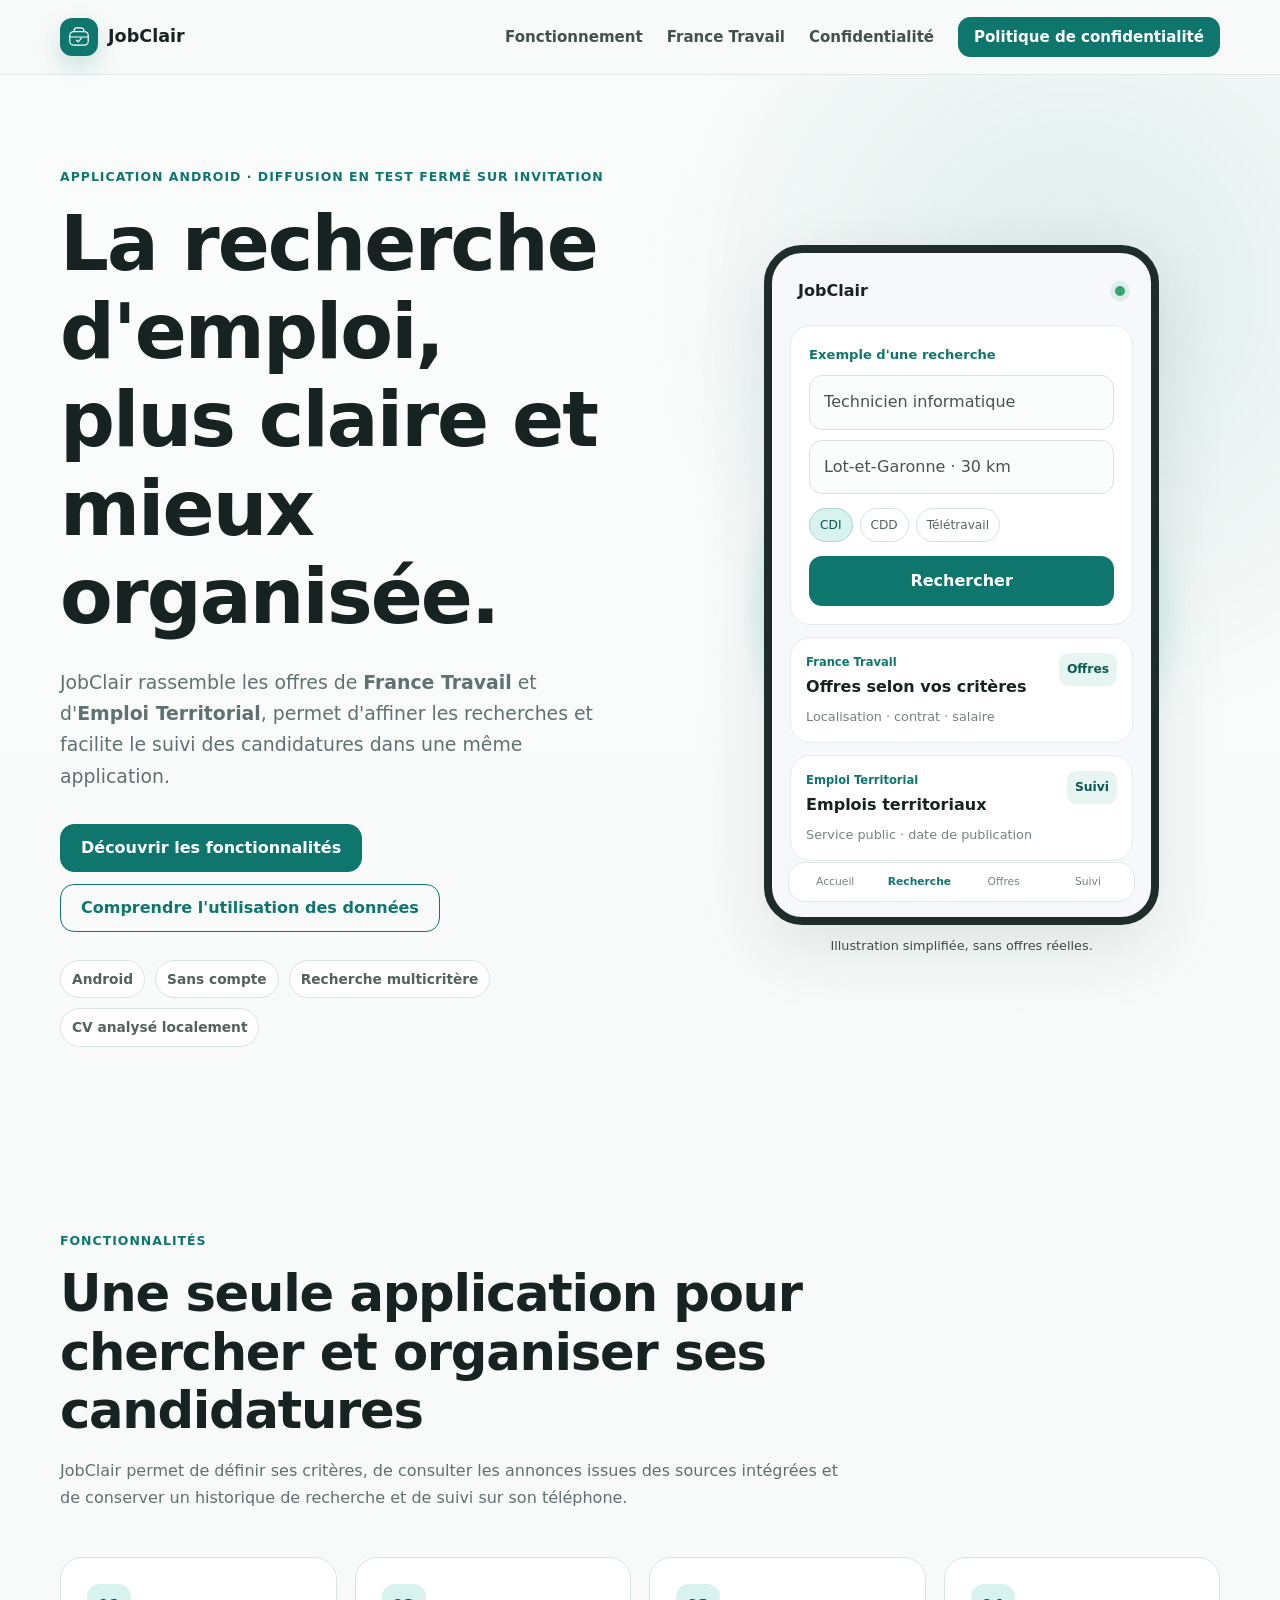
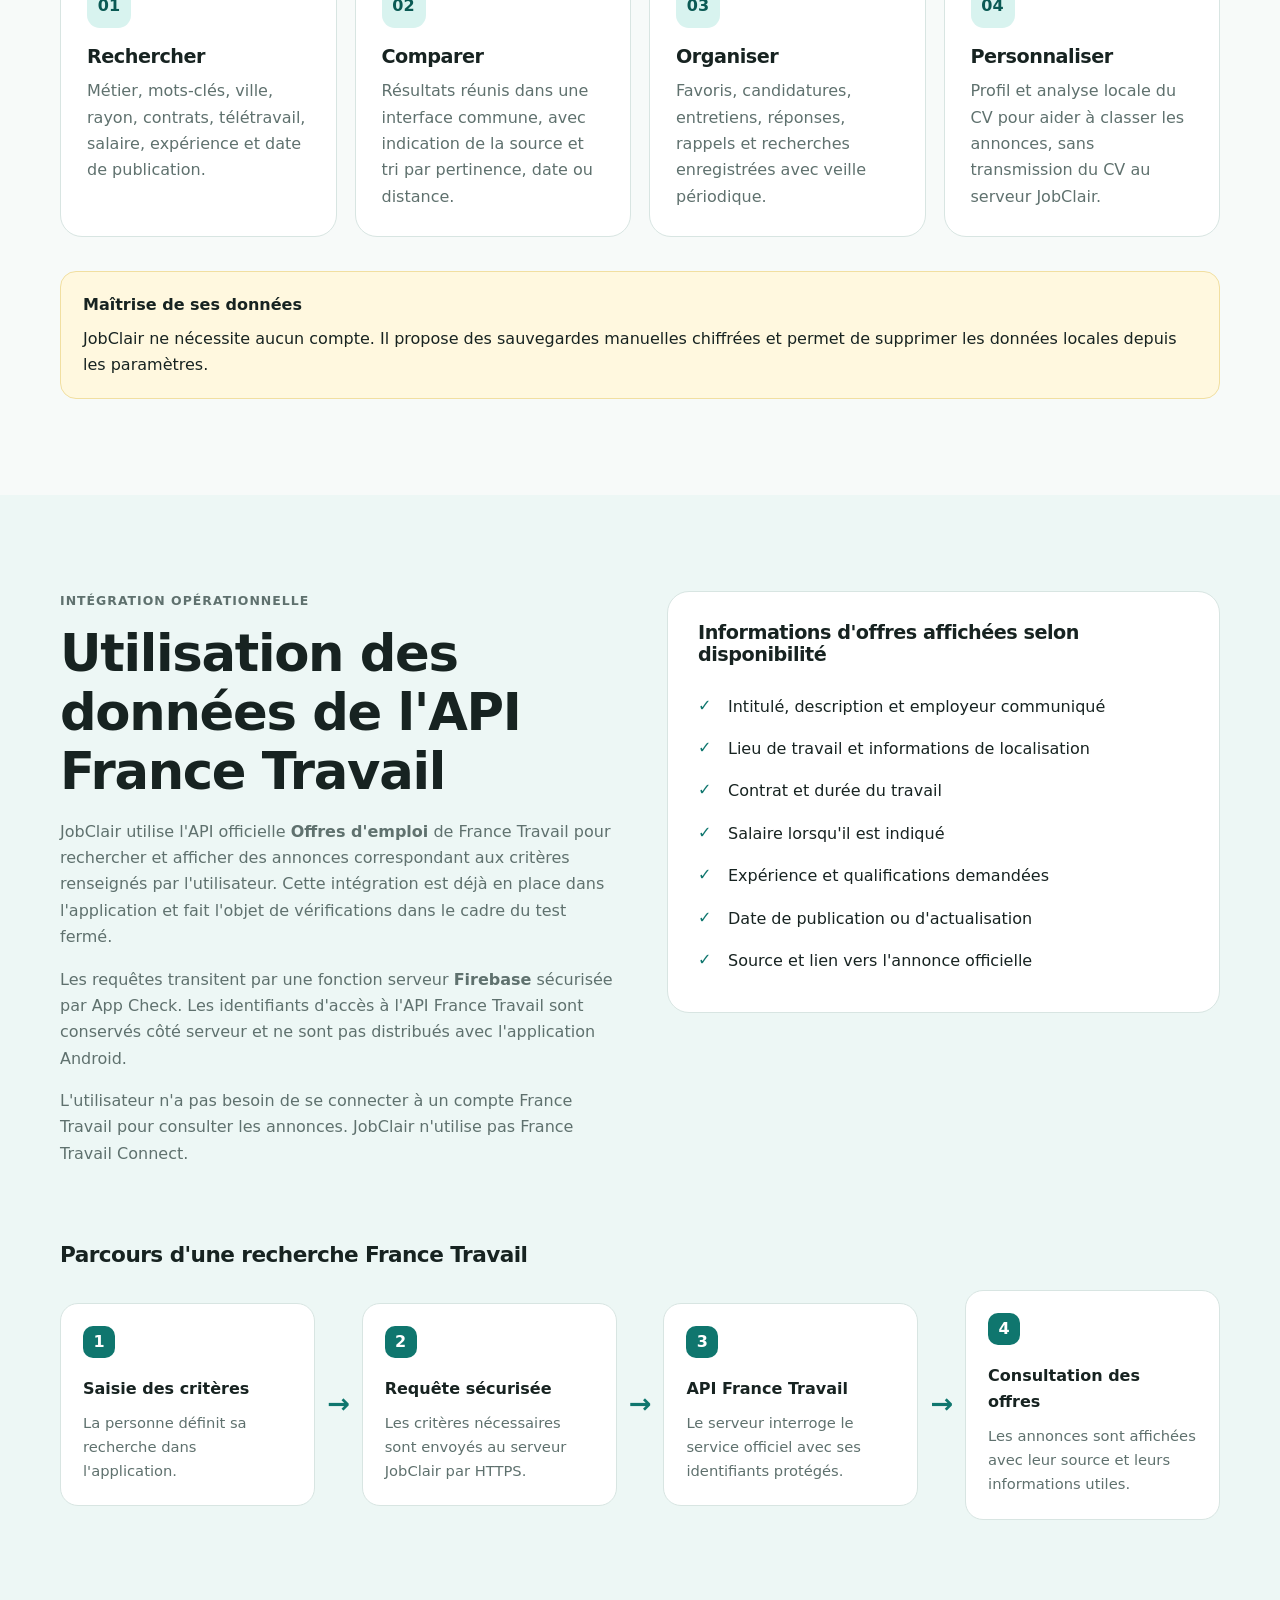
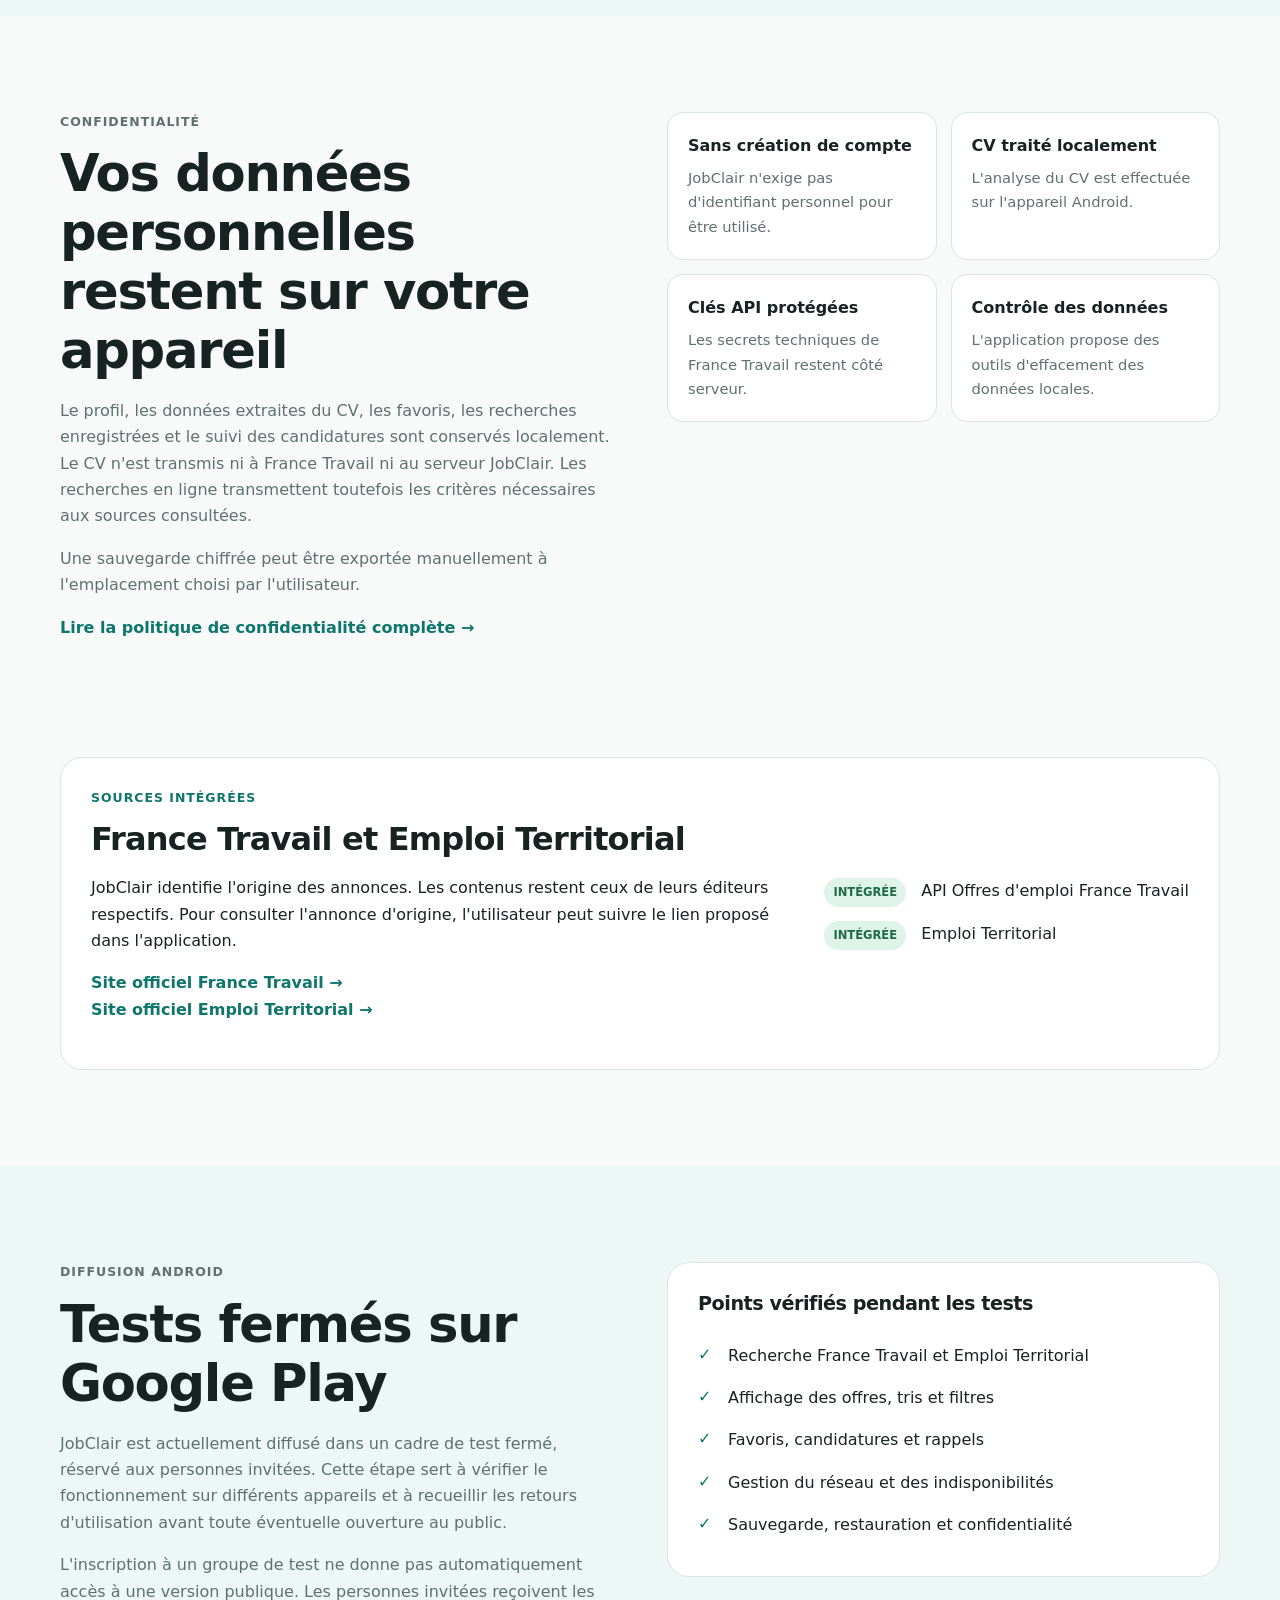
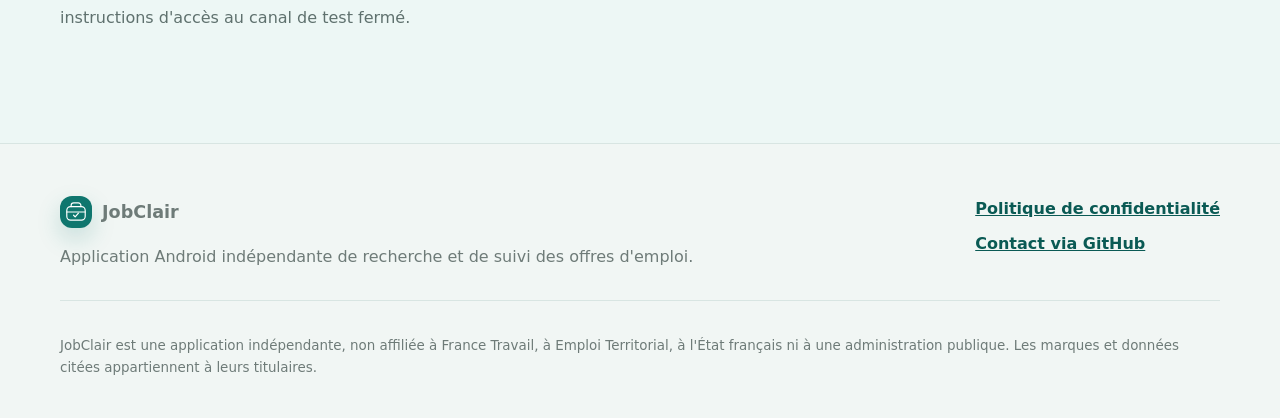
<file: index.html>
<!doctype html>
<html lang="fr">
<head>
  <meta charset="utf-8">
  <meta name="viewport" content="width=device-width, initial-scale=1">
  <meta name="description" content="JobClair est une application Android indépendante pour rechercher des offres d'emploi France Travail et Emploi Territorial, enregistrer ses favoris et suivre ses candidatures, sans créer de compte.">
  <meta name="theme-color" content="#0F766E">
  <meta name="color-scheme" content="light">
  <meta property="og:locale" content="fr_FR">
  <meta property="og:type" content="website">
  <meta property="og:title" content="JobClair — Recherche d'emploi sur Android">
  <meta property="og:description" content="Rechercher, comparer et suivre les offres d'emploi France Travail et Emploi Territorial depuis une seule application Android.">
  <meta property="og:url" content="https://ozyxel.github.io/jobclair/">
  <link rel="canonical" href="https://ozyxel.github.io/jobclair/">
  <link rel="icon" href="assets/favicon.svg" type="image/svg+xml">
  <link rel="stylesheet" href="styles.css">
  <title>JobClair — Recherche d'emploi sur Android</title>
</head>
<body>
  <a class="skip-link" href="#main">Aller au contenu</a>

  <header class="site-header">
    <div class="container nav">
      <a class="brand" href="./" aria-label="Accueil JobClair">
        <span class="brand-mark" aria-hidden="true">
          <svg viewBox="0 0 48 48" role="img" focusable="false">
            <path d="M15 14v-2.2A4.8 4.8 0 0 1 19.8 7h8.4A4.8 4.8 0 0 1 33 11.8V14"></path>
            <rect x="7" y="14" width="34" height="25" rx="7"></rect>
            <path d="M7 24h34"></path>
            <path d="m19.5 30 3 3 6-7"></path>
          </svg>
        </span>
        <span>JobClair</span>
      </a>
      <nav aria-label="Navigation principale">
        <a href="#fonctionnement">Fonctionnement</a>
        <a href="#france-travail">France Travail</a>
        <a href="#confidentialite">Confidentialité</a>
        <a class="button button-small" href="privacy.html">Politique de confidentialité</a>
      </nav>
    </div>
  </header>

  <main id="main">
    <section class="hero" aria-labelledby="titre-accueil">
      <div class="container hero-grid">
        <div>
          <p class="eyebrow">Application Android · Diffusion en test fermé sur invitation</p>
          <h1 id="titre-accueil">La recherche d'emploi, plus claire et mieux organisée.</h1>
          <p class="lead">
            JobClair rassemble les offres de <strong>France Travail</strong> et d'<strong>Emploi Territorial</strong>,
            permet d'affiner les recherches et facilite le suivi des candidatures dans une même application.
          </p>
          <div class="hero-actions">
            <a class="button" href="#fonctionnement">Découvrir les fonctionnalités</a>
            <a class="button button-secondary" href="#france-travail">Comprendre l'utilisation des données</a>
          </div>
          <div class="trust-row" aria-label="Caractéristiques principales">
            <span>Android</span>
            <span>Sans compte</span>
            <span>Recherche multicritère</span>
            <span>CV analysé localement</span>
          </div>
        </div>

        <div class="phone-wrap" aria-label="Illustration de l'interface JobClair, exemple fictif">
          <div class="phone">
            <div class="phone-top">
              <span>JobClair</span>
              <span class="status-dot" aria-hidden="true"></span>
            </div>
            <div class="app-card">
              <p class="app-label">Exemple d'une recherche</p>
              <div class="fake-input">Technicien informatique</div>
              <div class="fake-input">Lot-et-Garonne · 30 km</div>
              <div class="chip-row">
                <span class="chip active">CDI</span>
                <span class="chip">CDD</span>
                <span class="chip">Télétravail</span>
              </div>
              <div class="search-button">Rechercher</div>
            </div>
            <div class="result-card">
              <div>
                <p class="source">France Travail</p>
                <strong>Offres selon vos critères</strong>
                <p class="meta">Localisation · contrat · salaire</p>
              </div>
              <span class="score">Offres</span>
            </div>
            <div class="result-card">
              <div>
                <p class="source">Emploi Territorial</p>
                <strong>Emplois territoriaux</strong>
                <p class="meta">Service public · date de publication</p>
              </div>
              <span class="score">Suivi</span>
            </div>
            <div class="bottom-nav">
              <span>Accueil</span>
              <span class="selected">Recherche</span>
              <span>Offres</span>
              <span>Suivi</span>
            </div>
          </div>
          <p style="text-align:center;font-size:.8rem;opacity:.8;margin-top:10px">Illustration simplifiée, sans offres réelles.</p>
        </div>
      </div>
    </section>

    <section id="fonctionnement" class="section" aria-labelledby="titre-fonctionnement">
      <div class="container">
        <div class="section-heading">
          <p class="eyebrow">Fonctionnalités</p>
          <h2 id="titre-fonctionnement">Une seule application pour chercher et organiser ses candidatures</h2>
          <p>
            JobClair permet de définir ses critères, de consulter les annonces issues des sources intégrées
            et de conserver un historique de recherche et de suivi sur son téléphone.
          </p>
        </div>
        <div class="feature-grid">
          <article class="feature">
            <span class="number">01</span>
            <h3>Rechercher</h3>
            <p>Métier, mots-clés, ville, rayon, contrats, télétravail, salaire, expérience et date de publication.</p>
          </article>
          <article class="feature">
            <span class="number">02</span>
            <h3>Comparer</h3>
            <p>Résultats réunis dans une interface commune, avec indication de la source et tri par pertinence, date ou distance.</p>
          </article>
          <article class="feature">
            <span class="number">03</span>
            <h3>Organiser</h3>
            <p>Favoris, candidatures, entretiens, réponses, rappels et recherches enregistrées avec veille périodique.</p>
          </article>
          <article class="feature">
            <span class="number">04</span>
            <h3>Personnaliser</h3>
            <p>Profil et analyse locale du CV pour aider à classer les annonces, sans transmission du CV au serveur JobClair.</p>
          </article>
        </div>
        <div class="notice">
          <strong>Maîtrise de ses données</strong>
          <p>JobClair ne nécessite aucun compte. Il propose des sauvegardes manuelles chiffrées et permet de supprimer les données locales depuis les paramètres.</p>
        </div>
      </div>
    </section>

    <section id="france-travail" class="section section-tinted" aria-labelledby="titre-france-travail">
      <div class="container split">
        <div>
          <p class="eyebrow">Intégration opérationnelle</p>
          <h2 id="titre-france-travail">Utilisation des données de l'API France Travail</h2>
          <p>
            JobClair utilise l'API officielle <strong>Offres d'emploi</strong> de France Travail pour rechercher
            et afficher des annonces correspondant aux critères renseignés par l'utilisateur.
            Cette intégration est déjà en place dans l'application et fait l'objet de vérifications dans le cadre du test fermé.
          </p>
          <p>
            Les requêtes transitent par une fonction serveur <strong>Firebase</strong> sécurisée par App Check.
            Les identifiants d'accès à l'API France Travail sont conservés côté serveur et ne sont pas distribués avec l'application Android.
          </p>
          <p>
            L'utilisateur n'a pas besoin de se connecter à un compte France Travail pour consulter les annonces.
            JobClair n'utilise pas France Travail Connect.
          </p>
        </div>
        <div class="info-card">
          <h3>Informations d'offres affichées selon disponibilité</h3>
          <ul class="check-list">
            <li>Intitulé, description et employeur communiqué</li>
            <li>Lieu de travail et informations de localisation</li>
            <li>Contrat et durée du travail</li>
            <li>Salaire lorsqu'il est indiqué</li>
            <li>Expérience et qualifications demandées</li>
            <li>Date de publication ou d'actualisation</li>
            <li>Source et lien vers l'annonce officielle</li>
          </ul>
        </div>
      </div>
      <div class="container flow" id="parcours">
        <h3>Parcours d'une recherche France Travail</h3>
        <div class="flow-grid">
          <div class="flow-step">
            <span>1</span>
            <strong>Saisie des critères</strong>
            <p>La personne définit sa recherche dans l'application.</p>
          </div>
          <div class="flow-arrow" aria-hidden="true">→</div>
          <div class="flow-step">
            <span>2</span>
            <strong>Requête sécurisée</strong>
            <p>Les critères nécessaires sont envoyés au serveur JobClair par HTTPS.</p>
          </div>
          <div class="flow-arrow" aria-hidden="true">→</div>
          <div class="flow-step">
            <span>3</span>
            <strong>API France Travail</strong>
            <p>Le serveur interroge le service officiel avec ses identifiants protégés.</p>
          </div>
          <div class="flow-arrow" aria-hidden="true">→</div>
          <div class="flow-step">
            <span>4</span>
            <strong>Consultation des offres</strong>
            <p>Les annonces sont affichées avec leur source et leurs informations utiles.</p>
          </div>
        </div>
      </div>
    </section>

    <section id="confidentialite" class="section" aria-labelledby="titre-confidentialite">
      <div class="container split">
        <div>
          <p class="eyebrow">Confidentialité</p>
          <h2 id="titre-confidentialite">Vos données personnelles restent sur votre appareil</h2>
          <p>
            Le profil, les données extraites du CV, les favoris, les recherches enregistrées et le suivi des candidatures
            sont conservés localement. Le CV n'est transmis ni à France Travail ni au serveur JobClair.
            Les recherches en ligne transmettent toutefois les critères nécessaires aux sources consultées.
          </p>
          <p>Une sauvegarde chiffrée peut être exportée manuellement à l'emplacement choisi par l'utilisateur.</p>
          <a class="text-link" href="privacy.html">Lire la politique de confidentialité complète →</a>
        </div>
        <div class="privacy-grid">
          <div class="mini-card">
            <strong>Sans création de compte</strong>
            <p>JobClair n'exige pas d'identifiant personnel pour être utilisé.</p>
          </div>
          <div class="mini-card">
            <strong>CV traité localement</strong>
            <p>L'analyse du CV est effectuée sur l'appareil Android.</p>
          </div>
          <div class="mini-card">
            <strong>Clés API protégées</strong>
            <p>Les secrets techniques de France Travail restent côté serveur.</p>
          </div>
          <div class="mini-card">
            <strong>Contrôle des données</strong>
            <p>L'application propose des outils d'effacement des données locales.</p>
          </div>
        </div>
      </div>
    </section>

    <section class="section compact-section" id="sources" aria-labelledby="titre-sources">
      <div class="container source-card">
        <div>
          <p class="eyebrow">Sources intégrées</p>
          <h2 id="titre-sources">France Travail et Emploi Territorial</h2>
          <p>
            JobClair identifie l'origine des annonces. Les contenus restent ceux de leurs éditeurs respectifs.
            Pour consulter l'annonce d'origine, l'utilisateur peut suivre le lien proposé dans l'application.
          </p>
          <p>
            <a class="text-link" href="https://www.francetravail.fr/" target="_blank" rel="noopener noreferrer">Site officiel France Travail →</a><br>
            <a class="text-link" href="https://www.emploi-territorial.fr/" target="_blank" rel="noopener noreferrer">Site officiel Emploi Territorial →</a>
          </p>
        </div>
        <div class="status-list">
          <div><span class="badge ready">Intégrée</span> API Offres d'emploi France Travail</div>
          <div><span class="badge ready">Intégrée</span> Emploi Territorial</div>
        </div>
      </div>
    </section>

    <section class="section section-tinted" id="test-ferme" aria-labelledby="titre-tests">
      <div class="container split">
        <div>
          <p class="eyebrow">Diffusion Android</p>
          <h2 id="titre-tests">Tests fermés sur Google Play</h2>
          <p>
            JobClair est actuellement diffusé dans un cadre de test fermé, réservé aux personnes invitées.
            Cette étape sert à vérifier le fonctionnement sur différents appareils et à recueillir les retours d'utilisation
            avant toute éventuelle ouverture au public.
          </p>
          <p>
            L'inscription à un groupe de test ne donne pas automatiquement accès à une version publique.
            Les personnes invitées reçoivent les instructions d'accès au canal de test fermé.
          </p>
        </div>
        <div class="info-card">
          <h3>Points vérifiés pendant les tests</h3>
          <ul class="check-list">
            <li>Recherche France Travail et Emploi Territorial</li>
            <li>Affichage des offres, tris et filtres</li>
            <li>Favoris, candidatures et rappels</li>
            <li>Gestion du réseau et des indisponibilités</li>
            <li>Sauvegarde, restauration et confidentialité</li>
          </ul>
        </div>
      </div>
    </section>
  </main>

  <footer class="footer">
    <div class="container footer-grid">
      <div>
        <a class="brand" href="./" aria-label="Accueil JobClair">
          <span class="brand-mark small" aria-hidden="true">
            <svg viewBox="0 0 48 48" focusable="false">
              <path d="M15 14v-2.2A4.8 4.8 0 0 1 19.8 7h8.4A4.8 4.8 0 0 1 33 11.8V14"></path>
              <rect x="7" y="14" width="34" height="25" rx="7"></rect>
              <path d="M7 24h34"></path>
              <path d="m19.5 30 3 3 6-7"></path>
            </svg>
          </span>
          <span>JobClair</span>
        </a>
        <p>Application Android indépendante de recherche et de suivi des offres d'emploi.</p>
      </div>
      <div class="footer-links">
        <a href="privacy.html">Politique de confidentialité</a>
        <a href="https://github.com/OzyXel" target="_blank" rel="noopener noreferrer">Contact via GitHub</a>
      </div>
    </div>
    <div class="container legal">
      <p>
        JobClair est une application indépendante, non affiliée à France Travail, à Emploi Territorial,
        à l'État français ni à une administration publique. Les marques et données citées appartiennent à leurs titulaires.
      </p>
    </div>
  </footer>
</body>
</html>
</file>
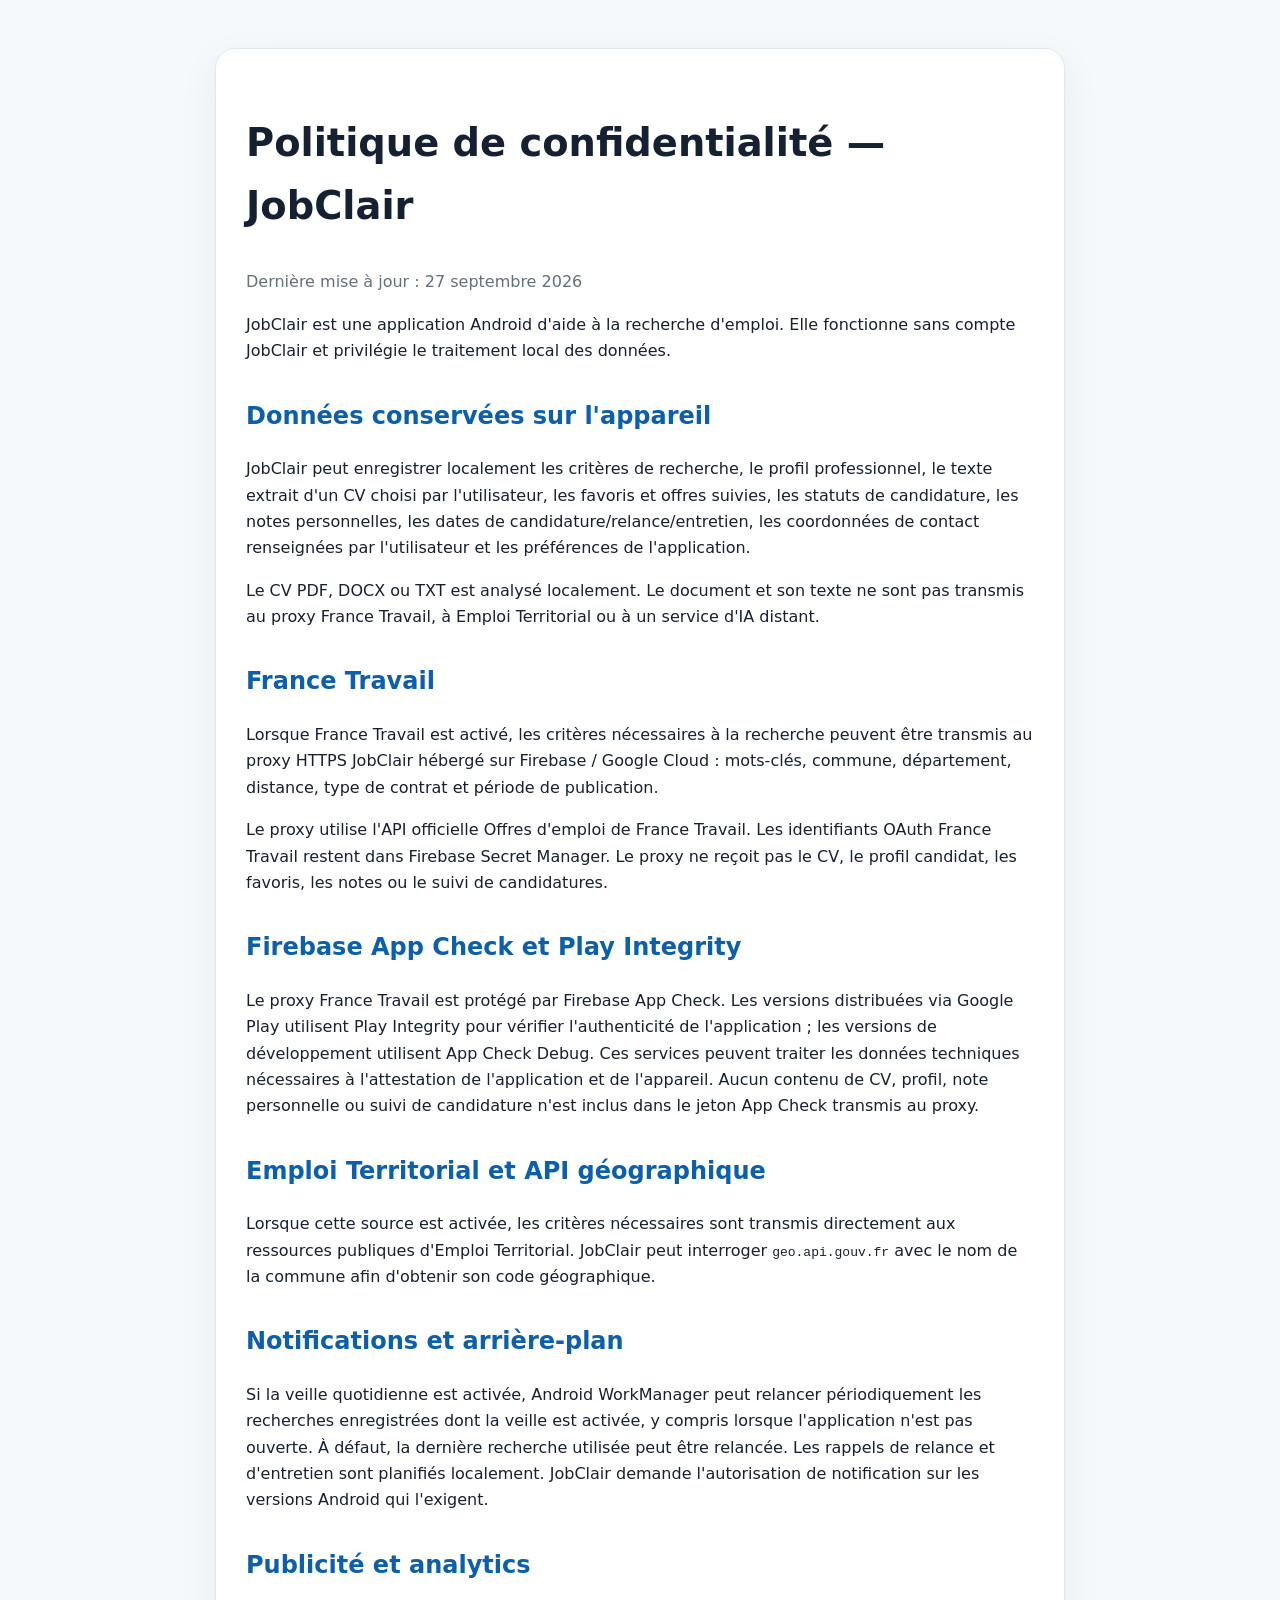
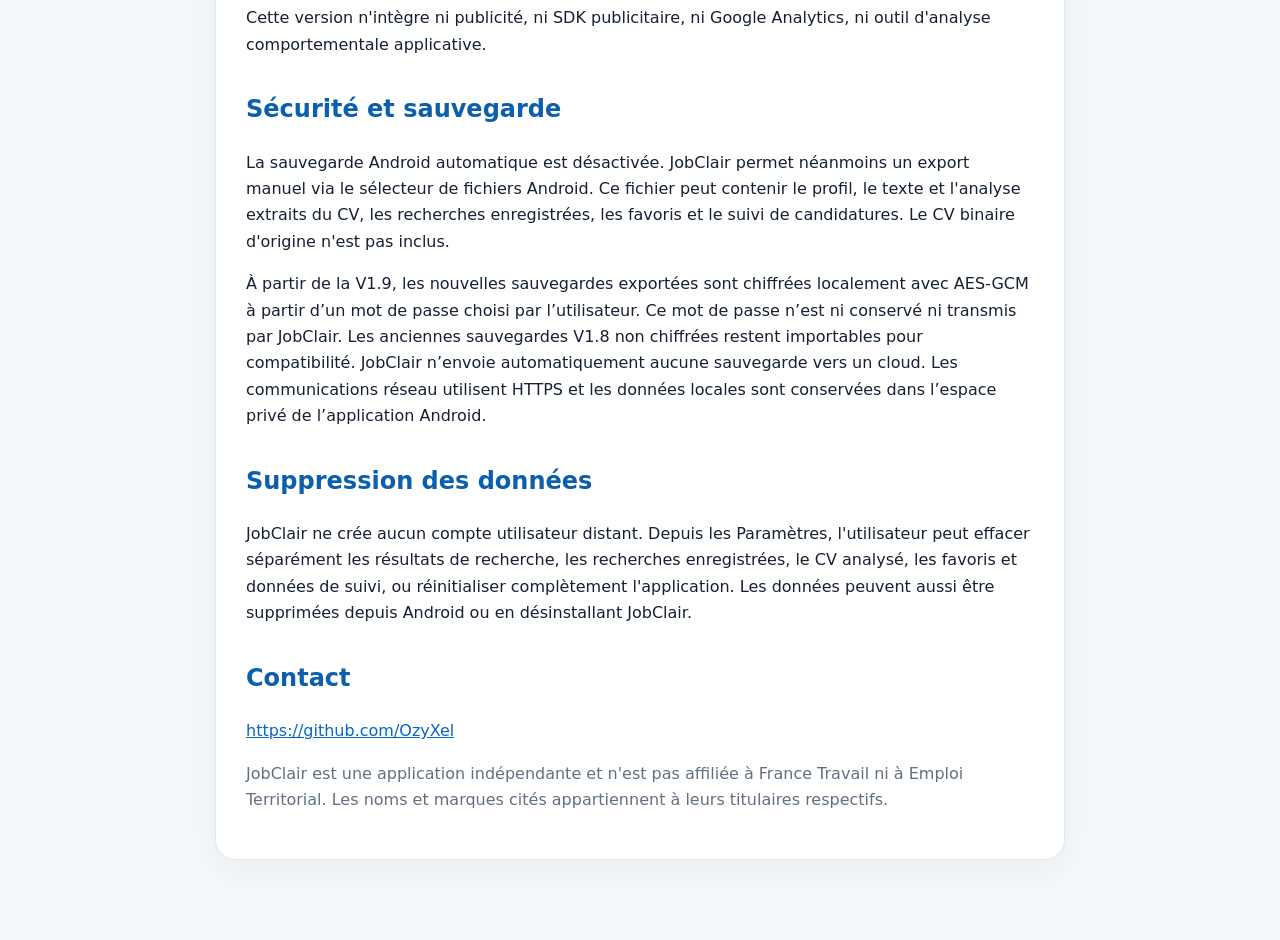
<file: privacy.html>
<!doctype html>
<html lang="fr">
<head>
<meta charset="utf-8">
<meta name="viewport" content="width=device-width,initial-scale=1">
<title>Politique de confidentialité — JobClair</title>
<style>
body{margin:0;font-family:system-ui,-apple-system,Segoe UI,sans-serif;background:#f6f9fb;color:#152033;line-height:1.65}.wrap{max-width:850px;margin:auto;padding:48px 24px 80px}h1{font-size:2.4rem}h2{margin-top:2rem;color:#0b5fad}a{color:#0666c2}.card{background:white;border:1px solid #dfe7ef;border-radius:20px;padding:30px;box-shadow:0 12px 40px rgba(20,40,70,.06)}ul{padding-left:1.3rem}.muted{color:#607080}
</style>
</head>
<body><main class="wrap"><article class="card">
<h1>Politique de confidentialité — JobClair</h1><p class="muted">Dernière mise à jour : 27 septembre 2026</p>
<p>JobClair est une application Android d'aide à la recherche d'emploi. Elle fonctionne sans compte JobClair et privilégie le traitement local des données.</p>
<h2>Données conservées sur l'appareil</h2><p>JobClair peut enregistrer localement les critères de recherche, le profil professionnel, le texte extrait d'un CV choisi par l'utilisateur, les favoris et offres suivies, les statuts de candidature, les notes personnelles, les dates de candidature/relance/entretien, les coordonnées de contact renseignées par l'utilisateur et les préférences de l'application.</p><p>Le CV PDF, DOCX ou TXT est analysé localement. Le document et son texte ne sont pas transmis au proxy France Travail, à Emploi Territorial ou à un service d'IA distant.</p>
<h2>France Travail</h2><p>Lorsque France Travail est activé, les critères nécessaires à la recherche peuvent être transmis au proxy HTTPS JobClair hébergé sur Firebase / Google Cloud : mots-clés, commune, département, distance, type de contrat et période de publication.</p><p>Le proxy utilise l'API officielle Offres d'emploi de France Travail. Les identifiants OAuth France Travail restent dans Firebase Secret Manager. Le proxy ne reçoit pas le CV, le profil candidat, les favoris, les notes ou le suivi de candidatures.</p>
<h2>Firebase App Check et Play Integrity</h2><p>Le proxy France Travail est protégé par Firebase App Check. Les versions distribuées via Google Play utilisent Play Integrity pour vérifier l'authenticité de l'application ; les versions de développement utilisent App Check Debug. Ces services peuvent traiter les données techniques nécessaires à l'attestation de l'application et de l'appareil. Aucun contenu de CV, profil, note personnelle ou suivi de candidature n'est inclus dans le jeton App Check transmis au proxy.</p>
<h2>Emploi Territorial et API géographique</h2><p>Lorsque cette source est activée, les critères nécessaires sont transmis directement aux ressources publiques d'Emploi Territorial. JobClair peut interroger <code>geo.api.gouv.fr</code> avec le nom de la commune afin d'obtenir son code géographique.</p>
<h2>Notifications et arrière-plan</h2><p>Si la veille quotidienne est activée, Android WorkManager peut relancer périodiquement les recherches enregistrées dont la veille est activée, y compris lorsque l'application n'est pas ouverte. À défaut, la dernière recherche utilisée peut être relancée. Les rappels de relance et d'entretien sont planifiés localement. JobClair demande l'autorisation de notification sur les versions Android qui l'exigent.</p>
<h2>Publicité et analytics</h2><p>Cette version n'intègre ni publicité, ni SDK publicitaire, ni Google Analytics, ni outil d'analyse comportementale applicative.</p>
<h2>Sécurité et sauvegarde</h2><p>La sauvegarde Android automatique est désactivée. JobClair permet néanmoins un export manuel via le sélecteur de fichiers Android. Ce fichier peut contenir le profil, le texte et l'analyse extraits du CV, les recherches enregistrées, les favoris et le suivi de candidatures. Le CV binaire d'origine n'est pas inclus.</p><p>À partir de la V1.9, les nouvelles sauvegardes exportées sont chiffrées localement avec AES-GCM à partir d’un mot de passe choisi par l’utilisateur. Ce mot de passe n’est ni conservé ni transmis par JobClair. Les anciennes sauvegardes V1.8 non chiffrées restent importables pour compatibilité. JobClair n’envoie automatiquement aucune sauvegarde vers un cloud. Les communications réseau utilisent HTTPS et les données locales sont conservées dans l’espace privé de l’application Android.</p>
<h2>Suppression des données</h2><p>JobClair ne crée aucun compte utilisateur distant. Depuis les Paramètres, l'utilisateur peut effacer séparément les résultats de recherche, les recherches enregistrées, le CV analysé, les favoris et données de suivi, ou réinitialiser complètement l'application. Les données peuvent aussi être supprimées depuis Android ou en désinstallant JobClair.</p>
<h2>Contact</h2><p><a href="https://github.com/OzyXel">https://github.com/OzyXel</a></p>
<p class="muted">JobClair est une application indépendante et n'est pas affiliée à France Travail ni à Emploi Territorial. Les noms et marques cités appartiennent à leurs titulaires respectifs.</p>
</article></main></body></html>
</file>
<file: styles.css>
:root {
  --bg: #f7faf9;
  --surface: #ffffff;
  --surface-soft: #edf7f5;
  --surface-blue: #eef4ff;
  --text: #172321;
  --muted: #5f716e;
  --border: #d8e5e2;
  --brand: #0f766e;
  --brand-dark: #0a5a54;
  --brand-light: #d8f3ef;
  --blue: #315b9b;
  --shadow: 0 24px 70px rgba(20, 50, 46, .11);
  --radius: 22px;
  --max: 1160px;
}

* { box-sizing: border-box; }

html {
  scroll-behavior: smooth;
  scroll-padding-top: 90px;
}

body {
  margin: 0;
  font-family: Inter, ui-sans-serif, system-ui, -apple-system, BlinkMacSystemFont, "Segoe UI", sans-serif;
  color: var(--text);
  background: var(--bg);
  line-height: 1.65;
  -webkit-font-smoothing: antialiased;
}

a { color: inherit; }

.container {
  width: min(calc(100% - 40px), var(--max));
  margin-inline: auto;
}

.skip-link {
  position: absolute;
  top: -100px;
  left: 16px;
  z-index: 999;
  background: var(--text);
  color: white;
  padding: 10px 16px;
  border-radius: 10px;
}

.skip-link:focus { top: 16px; }

.site-header {
  position: sticky;
  top: 0;
  z-index: 100;
  backdrop-filter: blur(16px);
  background: rgba(247, 250, 249, .88);
  border-bottom: 1px solid rgba(216, 229, 226, .8);
}

.nav {
  min-height: 74px;
  display: flex;
  align-items: center;
  justify-content: space-between;
  gap: 20px;
}

.brand {
  display: inline-flex;
  align-items: center;
  gap: 10px;
  text-decoration: none;
  font-weight: 800;
  font-size: 1.1rem;
}

.brand-mark {
  width: 38px;
  height: 38px;
  border-radius: 12px;
  background: var(--brand);
  display: grid;
  place-items: center;
  box-shadow: 0 10px 24px rgba(15, 118, 110, .2);
}

.brand-mark.small {
  width: 32px;
  height: 32px;
}

.brand-mark svg {
  width: 26px;
  height: 26px;
  fill: none;
  stroke: white;
  stroke-width: 2.2;
  stroke-linecap: round;
  stroke-linejoin: round;
}

.nav nav {
  display: flex;
  gap: 24px;
  align-items: center;
}

.nav nav a {
  text-decoration: none;
  color: #42514e;
  font-weight: 650;
  font-size: .94rem;
}

.nav nav a:hover { color: var(--brand); }

.button {
  display: inline-flex;
  align-items: center;
  justify-content: center;
  min-height: 48px;
  padding: 0 20px;
  border-radius: 14px;
  background: var(--brand);
  color: white !important;
  text-decoration: none;
  font-weight: 750;
  border: 1px solid var(--brand);
  transition: .2s ease;
}

.button:hover {
  background: var(--brand-dark);
  transform: translateY(-1px);
}

.button-secondary {
  background: transparent;
  color: var(--brand) !important;
}

.button-secondary:hover {
  background: var(--brand-light);
}

.button-small {
  min-height: 40px;
  padding: 0 15px;
  border-radius: 12px;
}

.hero {
  padding: 92px 0 88px;
  overflow: hidden;
  background:
    radial-gradient(circle at 84% 20%, rgba(15, 118, 110, .12), transparent 28rem),
    linear-gradient(180deg, #fbfdfc 0%, var(--bg) 100%);
}

.hero-grid {
  display: grid;
  grid-template-columns: 1.05fr .95fr;
  align-items: center;
  gap: 72px;
}

.eyebrow {
  margin: 0 0 12px;
  color: var(--brand);
  font-weight: 800;
  letter-spacing: .08em;
  text-transform: uppercase;
  font-size: .78rem;
}

h1, h2, h3 {
  line-height: 1.15;
  letter-spacing: -.025em;
}

h1 {
  margin: 0;
  max-width: 760px;
  font-size: clamp(2.8rem, 6vw, 5.4rem);
}

h2 {
  margin: 0 0 18px;
  font-size: clamp(2rem, 4vw, 3.25rem);
}

h3 {
  font-size: 1.2rem;
}

.lead {
  margin: 26px 0 0;
  font-size: 1.18rem;
  color: var(--muted);
  max-width: 700px;
}

.hero-actions {
  display: flex;
  flex-wrap: wrap;
  gap: 12px;
  margin-top: 32px;
}

.trust-row {
  display: flex;
  flex-wrap: wrap;
  gap: 10px;
  margin-top: 28px;
}

.trust-row span {
  padding: 7px 11px;
  background: white;
  border: 1px solid var(--border);
  border-radius: 999px;
  color: #52625f;
  font-size: .86rem;
  font-weight: 650;
}

.phone-wrap {
  display: grid;
  place-items: center;
  position: relative;
}

.phone-wrap::before {
  content: "";
  position: absolute;
  width: 420px;
  height: 420px;
  background: var(--brand-light);
  border-radius: 50%;
  filter: blur(10px);
  opacity: .9;
}

.phone {
  width: min(100%, 395px);
  min-height: 680px;
  position: relative;
  z-index: 1;
  padding: 18px;
  border: 8px solid #1e2c2a;
  border-radius: 38px;
  background: #f6f8fb;
  box-shadow: var(--shadow);
}

.phone-top {
  display: flex;
  justify-content: space-between;
  align-items: center;
  padding: 7px 8px 20px;
  font-weight: 800;
}

.status-dot {
  width: 10px;
  height: 10px;
  border-radius: 50%;
  background: #37a56f;
  box-shadow: 0 0 0 5px rgba(55, 165, 111, .13);
}

.app-card, .result-card {
  border-radius: 20px;
  background: white;
  border: 1px solid #e5eceb;
}

.app-card {
  padding: 18px;
}

.app-label, .source {
  margin: 0 0 10px;
  font-weight: 800;
  color: var(--brand);
  font-size: .82rem;
}

.fake-input {
  padding: 13px 14px;
  margin-top: 10px;
  border: 1px solid #d9e1e0;
  border-radius: 13px;
  color: #465451;
  background: #fbfcfc;
}

.chip-row {
  display: flex;
  flex-wrap: wrap;
  gap: 7px;
  margin: 14px 0;
}

.chip {
  padding: 6px 10px;
  border: 1px solid #d7e1df;
  border-radius: 999px;
  font-size: .76rem;
  color: #566562;
}

.chip.active {
  color: var(--brand-dark);
  border-color: #a7d7d1;
  background: var(--brand-light);
}

.search-button {
  margin-top: 12px;
  text-align: center;
  color: white;
  background: var(--brand);
  padding: 12px;
  border-radius: 13px;
  font-weight: 800;
}

.result-card {
  margin-top: 12px;
  padding: 15px;
  display: flex;
  align-items: flex-start;
  justify-content: space-between;
  gap: 14px;
}

.result-card strong {
  display: block;
  line-height: 1.3;
}

.meta {
  margin: 8px 0 0;
  color: #75817f;
  font-size: .8rem;
}

.result-card .source {
  margin-bottom: 5px;
  font-size: .72rem;
}

.score {
  flex: 0 0 auto;
  padding: 6px 8px;
  border-radius: 9px;
  background: #e7f5f2;
  color: var(--brand-dark);
  font-weight: 850;
  font-size: .77rem;
}

.bottom-nav {
  position: absolute;
  inset: auto 16px 15px;
  display: grid;
  grid-template-columns: repeat(4, 1fr);
  gap: 4px;
  background: white;
  padding: 10px 6px;
  border-radius: 17px;
  border: 1px solid #e1e8e7;
  color: #77827f;
  font-size: .67rem;
  text-align: center;
}

.bottom-nav .selected {
  color: var(--brand);
  font-weight: 800;
}

.section {
  padding: 96px 0;
}

.section-tinted {
  background: var(--surface-soft);
}

.section-heading {
  max-width: 780px;
  margin-bottom: 46px;
}

.section-heading > p:last-child,
.split > div > p {
  color: var(--muted);
}

.feature-grid {
  display: grid;
  grid-template-columns: repeat(4, 1fr);
  gap: 18px;
}

.feature {
  background: var(--surface);
  padding: 26px;
  border: 1px solid var(--border);
  border-radius: var(--radius);
}

.feature h3 { margin: 18px 0 10px; }

.feature p {
  margin: 0;
  color: var(--muted);
}

.number {
  display: inline-grid;
  place-items: center;
  width: 44px;
  height: 44px;
  border-radius: 13px;
  background: var(--brand-light);
  color: var(--brand-dark);
  font-weight: 900;
}

.split {
  display: grid;
  grid-template-columns: 1fr 1fr;
  gap: 54px;
  align-items: start;
}

.info-card, .source-card {
  padding: 30px;
  border-radius: var(--radius);
  background: white;
  border: 1px solid var(--border);
}

.info-card h3 { margin-top: 0; }

.check-list {
  list-style: none;
  padding: 0;
  margin: 0;
}

.check-list li {
  position: relative;
  padding: 8px 0 8px 30px;
}

.check-list li::before {
  content: "✓";
  position: absolute;
  left: 0;
  top: 7px;
  color: var(--brand);
  font-weight: 900;
}

.flow {
  margin-top: 60px;
}

.flow > h3 {
  margin-bottom: 22px;
  font-size: 1.35rem;
}

.flow-grid {
  display: grid;
  grid-template-columns: 1fr auto 1fr auto 1fr auto 1fr;
  gap: 12px;
  align-items: center;
}

.flow-step {
  min-height: 180px;
  padding: 22px;
  background: white;
  border: 1px solid var(--border);
  border-radius: 18px;
}

.flow-step span {
  display: grid;
  place-items: center;
  width: 32px;
  height: 32px;
  border-radius: 10px;
  background: var(--brand);
  color: white;
  font-weight: 900;
  margin-bottom: 18px;
}

.flow-step strong {
  display: block;
  margin-bottom: 8px;
}

.flow-step p {
  margin: 0;
  color: var(--muted);
  font-size: .92rem;
}

.flow-arrow {
  color: var(--brand);
  font-size: 1.7rem;
  font-weight: 900;
}

.notice {
  margin-top: 34px;
  padding: 20px 22px;
  border-radius: 16px;
  background: #fff8df;
  border: 1px solid #f1dfa1;
}

.notice p { margin: 7px 0 0; }

.privacy-grid {
  display: grid;
  grid-template-columns: 1fr 1fr;
  gap: 14px;
}

.mini-card {
  padding: 20px;
  background: white;
  border: 1px solid var(--border);
  border-radius: 16px;
}

.mini-card p {
  margin: 7px 0 0;
  color: var(--muted);
  font-size: .92rem;
}

.text-link {
  color: var(--brand);
  font-weight: 800;
  text-decoration: none;
}

.compact-section {
  padding-top: 20px;
}

.source-card {
  display: grid;
  grid-template-columns: 1fr auto;
  gap: 40px;
  align-items: center;
}

.source-card h2 { font-size: 2rem; }

.status-list {
  display: grid;
  gap: 14px;
  min-width: 320px;
}

.badge {
  display: inline-block;
  min-width: 82px;
  margin-right: 10px;
  padding: 5px 8px;
  border-radius: 999px;
  text-align: center;
  font-size: .72rem;
  font-weight: 900;
  text-transform: uppercase;
}

.badge.pending {
  background: #fff2cf;
  color: #805c00;
}

.badge.ready {
  background: #dff4e9;
  color: #1e6a49;
}

.footer {
  padding: 52px 0 26px;
  color: #6e7b78;
  border-top: 1px solid var(--border);
  background: #f1f6f4;
}

.footer-grid {
  display: flex;
  justify-content: space-between;
  gap: 28px;
}

.footer-grid p {
  margin: 10px 0 0;
}

.footer-links {
  display: flex;
  flex-direction: column;
  gap: 8px;
}

.footer-links a {
  color: var(--brand-dark);
  font-weight: 700;
}

.legal {
  margin-top: 30px;
  padding-top: 20px;
  border-top: 1px solid var(--border);
  font-size: .84rem;
}

.policy-main {
  padding: 70px 0 100px;
}

.policy {
  max-width: 850px;
}

.policy h1 {
  font-size: clamp(2.8rem, 6vw, 4.6rem);
}

.policy h2 {
  margin-top: 44px;
  margin-bottom: 12px;
  font-size: 1.6rem;
}

.policy p {
  color: #52615e;
}

.policy a {
  color: var(--brand);
  font-weight: 700;
}

@media (max-width: 980px) {
  .nav nav a:not(.button) { display: none; }

  .hero-grid,
  .split {
    grid-template-columns: 1fr;
  }

  .hero-grid { gap: 50px; }

  .feature-grid {
    grid-template-columns: 1fr 1fr;
  }

  .flow-grid {
    grid-template-columns: 1fr;
  }

  .flow-arrow {
    transform: rotate(90deg);
    justify-self: center;
  }

  .source-card {
    grid-template-columns: 1fr;
  }

  .status-list {
    min-width: 0;
  }
}

@media (max-width: 640px) {
  .container {
    width: min(calc(100% - 28px), var(--max));
  }

  .site-header .button-small {
    display: none;
  }

  .nav { min-height: 66px; }

  .hero {
    padding: 64px 0;
  }

  .hero-actions {
    flex-direction: column;
  }

  .hero-actions .button {
    width: 100%;
  }

  .phone {
    min-height: 640px;
  }

  .section {
    padding: 70px 0;
  }

  .feature-grid,
  .privacy-grid {
    grid-template-columns: 1fr;
  }

  .footer-grid {
    flex-direction: column;
  }
}

@media (prefers-reduced-motion: reduce) {
  html { scroll-behavior: auto; }
  *, *::before, *::after {
    transition-duration: 0.01ms !important;
    animation-duration: 0.01ms !important;
    animation-iteration-count: 1 !important;
  }
}
</file>
